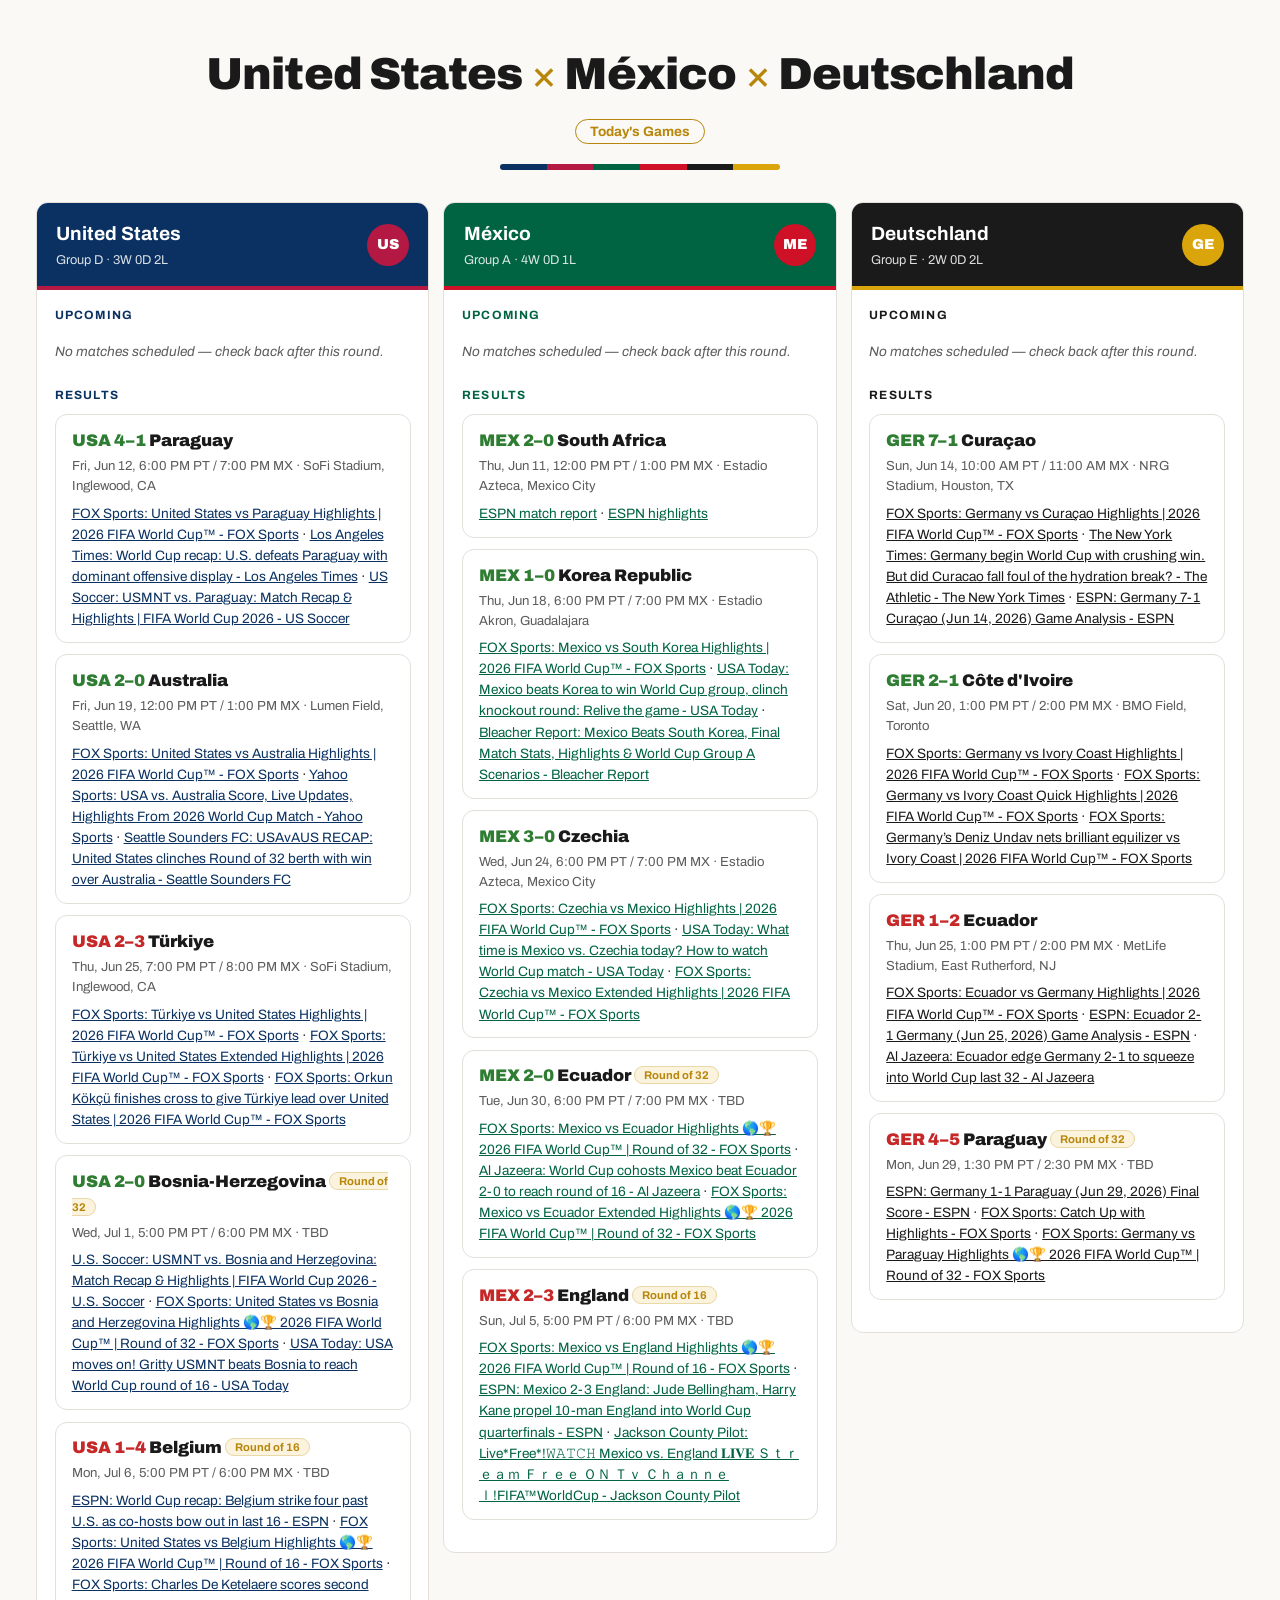
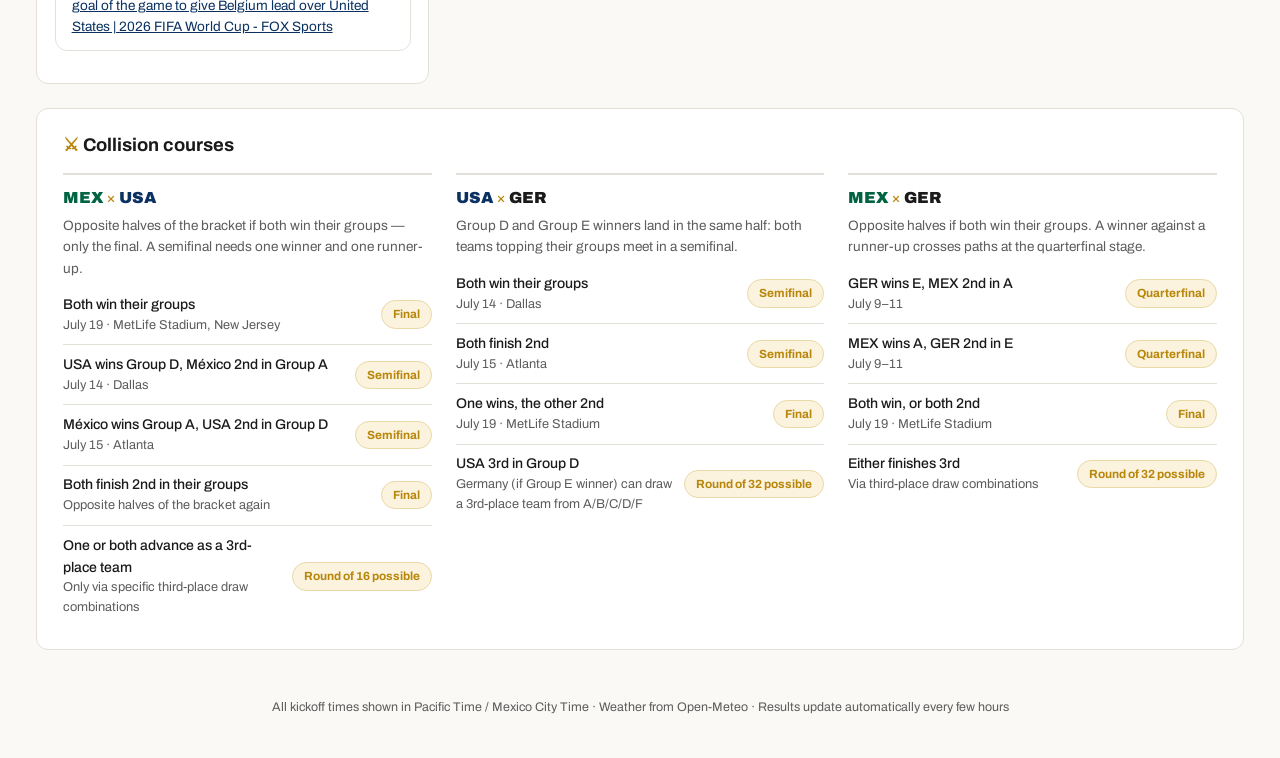
<file: index.html>
<!DOCTYPE html>
<html lang="en">
<head>
  <meta charset="UTF-8">
  <meta name="viewport" content="width=device-width, initial-scale=1.0">
  <title>México × USA × Deutschland · World Cup 2026</title>
  <link rel="icon" type="image/svg+xml" href="favicon.svg">
  <link rel="icon" type="image/png" sizes="32x32" href="favicon-32.png">
  <link rel="apple-touch-icon" href="apple-touch-icon.png">
  <link rel="preconnect" href="https://fonts.googleapis.com">
  <link href="https://fonts.googleapis.com/css2?family=Archivo:wght@400;500;700;900&display=swap" rel="stylesheet">
  <link rel="stylesheet" href="style.css">
</head>
<body>
  <header class="masthead">
    <div class="masthead-inner">
      <h1 id="masthead-title"></h1>
      <nav class="site-nav">
        <a href="today.html">Today's Games</a>
      </nav>
    </div>
    <div class="masthead-stripes" id="masthead-stripes"></div>
  </header>

  <main class="scarf" id="scarf"></main>

  <section class="collision" aria-label="Collision courses">
    <h2><span class="collision-icon" aria-hidden="true">⚔</span> Collision courses</h2>
    <div id="collision-pairs"></div>
  </section>

  <footer class="site-footer">
    <p>All kickoff times shown in Pacific Time / Mexico City Time · Weather from Open-Meteo · Results update automatically every few hours</p>
  </footer>

  <script src="app.js"></script>
</body>
</html>
</file>
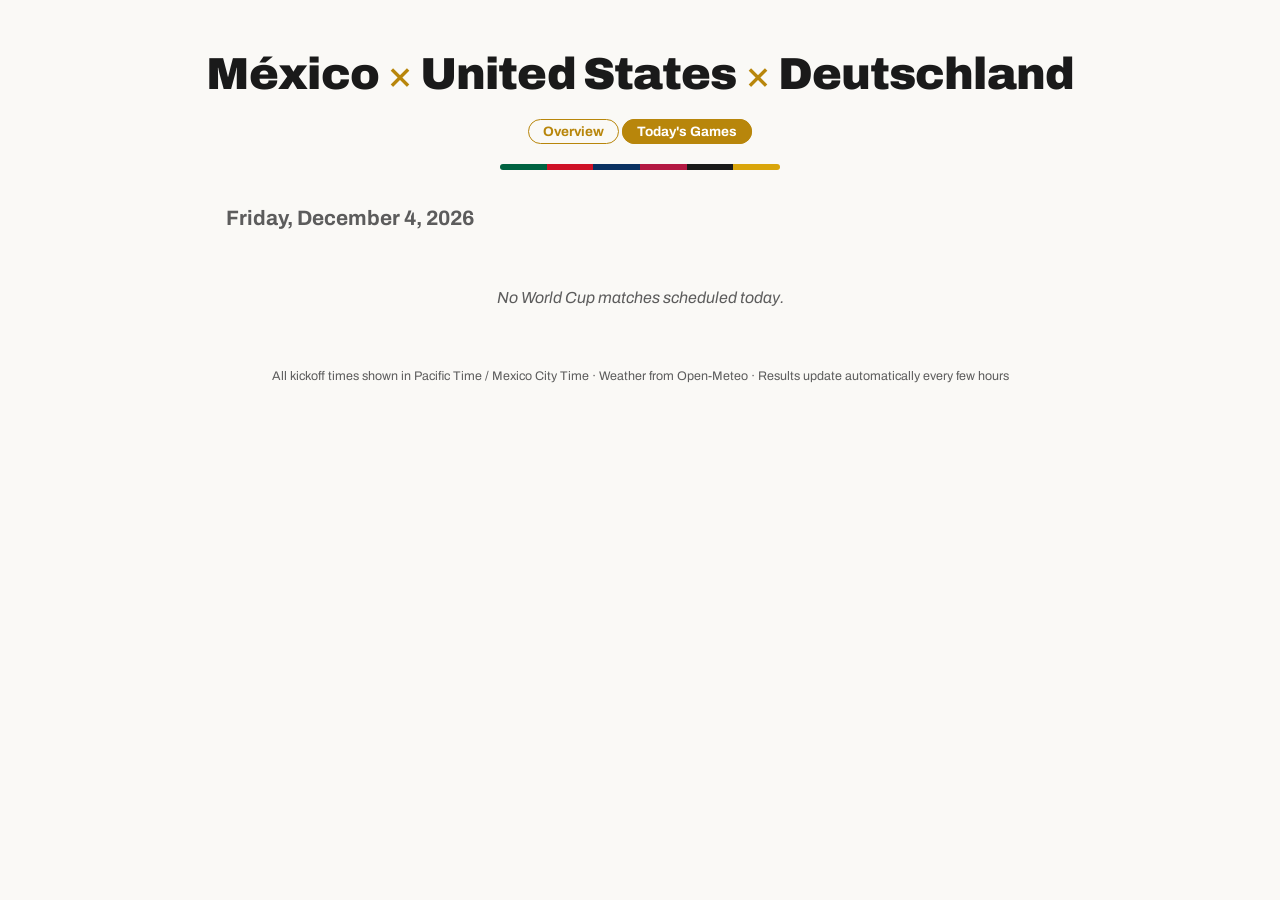
<file: today.html>
<!DOCTYPE html>
<html lang="en">
<head>
  <meta charset="UTF-8">
  <meta name="viewport" content="width=device-width, initial-scale=1.0">
  <title>Today's Games · World Cup 2026</title>
  <link rel="icon" type="image/svg+xml" href="favicon.svg">
  <link rel="icon" type="image/png" sizes="32x32" href="favicon-32.png">
  <link rel="apple-touch-icon" href="apple-touch-icon.png">
  <link rel="preconnect" href="https://fonts.googleapis.com">
  <link href="https://fonts.googleapis.com/css2?family=Archivo:wght@400;500;700;900&display=swap" rel="stylesheet">
  <link rel="stylesheet" href="style.css">
</head>
<body>
  <header class="masthead">
    <div class="masthead-inner">
      <h1 id="masthead-title"></h1>
      <nav class="site-nav">
        <a href="index.html">Overview</a>
        <a href="today.html" class="active">Today's Games</a>
      </nav>
    </div>
    <div class="masthead-stripes" id="masthead-stripes"></div>
  </header>

  <main class="today-main">
    <div class="today-header">
      <h2 id="today-date"></h2>
    </div>
    <div id="today-games" class="today-games"></div>
  </main>

  <footer class="site-footer">
    <p>All kickoff times shown in Pacific Time / Mexico City Time · Weather from Open-Meteo · Results update automatically every few hours</p>
  </footer>

  <script>
const WEATHER_CODES = {
  0: "Clear", 1: "Mostly clear", 2: "Partly cloudy", 3: "Overcast",
  45: "Fog", 48: "Fog", 51: "Light drizzle", 53: "Drizzle", 55: "Drizzle",
  61: "Light rain", 63: "Rain", 65: "Heavy rain", 66: "Freezing rain", 67: "Freezing rain",
  71: "Light snow", 73: "Snow", 75: "Heavy snow", 80: "Showers", 81: "Showers",
  82: "Heavy showers", 95: "Thunderstorms", 96: "Thunderstorms", 99: "Thunderstorms"
};

function fmtKickoff(iso) {
  const d = new Date(iso);
  const pt = d.toLocaleString("en-US", {
    weekday: "short", month: "short", day: "numeric",
    hour: "numeric", minute: "2-digit",
    timeZone: "America/Los_Angeles"
  });
  const mx = d.toLocaleString("en-US", {
    hour: "numeric", minute: "2-digit",
    timeZone: "America/Mexico_City"
  });
  return `${pt} PT / ${mx} MX`;
}

async function init() {
  const dataRes = await fetch("data.json");
  const data = await dataRes.json();

  // Render masthead
  const order = Object.keys(data.teams).sort((a, b) => (data.teams[a].order || 99) - (data.teams[b].order || 99));
  document.getElementById("masthead-title").innerHTML =
    order.map(k => data.teams[k].name).join(' <span class="x">×</span> ');
  const stripes = document.getElementById("masthead-stripes");
  for (const k of order) {
    const c = data.teams[k].colors;
    for (const color of [c.banner, c.trim]) {
      const s = document.createElement("span");
      s.className = "stripe";
      s.style.background = color;
      stripes.appendChild(s);
    }
  }

  document.getElementById("today-date").textContent = new Date().toLocaleDateString("en-US", {
    weekday: "long", month: "long", day: "numeric", year: "numeric",
    timeZone: "America/Los_Angeles"
  });

  const todayPT = new Date().toLocaleDateString("en-CA", { timeZone: "America/Los_Angeles" });
  const todayMatches = data.matches.filter(m =>
    new Date(m.kickoff).toLocaleDateString("en-CA", { timeZone: "America/Los_Angeles" }) === todayPT
  );

  // Other WC matches today (non-tracked teams)
  const otherMatches = (data.otherMatches || []).filter(m =>
    new Date(m.kickoff).toLocaleDateString("en-CA", { timeZone: "America/Los_Angeles" }) === todayPT
  );

  const container = document.getElementById("today-games");
  if (!todayMatches.length && !otherMatches.length) {
    container.innerHTML = `<p class="today-empty">No World Cup matches scheduled today.</p>`;
    return;
  }

  const now = new Date();
  const weatherTargets = [];

  for (const m of todayMatches) {
    const teamData = data.teams[m.team];
    const kickoff = new Date(m.kickoff);

    const isFinal = m.result != null;
    const isLive = !isFinal && kickoff <= now;

    // Score
    let scoreHtml = "";
    if (isFinal) {
      const note = m.result.note ? ` <span class="score-detail">(${m.result.note})</span>` : "";
      scoreHtml = `<div class="game-score">${teamData.name} <strong>${m.result.us}–${m.result.them}</strong> ${m.opponent}${note} <span class="score-detail">FT</span></div>`;
    }

    // TV
    const tvHtml = m.tv
      ? `<div class="game-tv"><span class="ico">📺</span> ${m.tv.english} (Eng) · ${m.tv.spanish} (Esp) · <span class="ico">▶</span> ${m.tv.streaming}</div>`
      : "";

    // Venue
    const venueHtml = m.venue
      ? `<div class="game-where"><span class="ico">📍</span> ${m.venue}${m.city ? ", " + m.city : ""}</div>`
      : "";

    // Weather (upcoming matches with coords only)
    let weatherHtml = "";
    if (!isFinal && !isLive && m.lat != null) {
      const wid = `${m.kickoff}|${m.lat}|${m.lon}`;
      weatherHtml = `<div class="game-weather"><span class="weather" data-id="${wid}"><span class="ico">☁</span> Loading forecast…</span></div>`;
      weatherTargets.push(m);
    }

    // watchNotes + links
    const watchNotesHtml = m.watchNotes ? `<p class="watch-notes">${m.watchNotes}</p>` : "";
    const linkItems = isFinal ? (m.articles || []) : (m.previews || []);
    const linksHtml = linkItems.length
      ? `<div class="game-links"><span class="preview-label">${isFinal ? "Reports:" : "Previews:"}</span> ${linkItems.map(l => `<a href="${l.url}" target="_blank" rel="noopener">${l.title}</a>`).join(" · ")}</div>`
      : "";

    // Stage + badge
    const stageHtml = m.stage ? `<span class="stage-tag">${m.stage}</span>` : "";
    const badgeClass = isFinal ? "badge-result" : isLive ? "badge-live" : "badge-upcoming";
    const badgeText = isFinal ? "Final" : isLive ? "Live" : "Upcoming";

    const card = document.createElement("div");
    card.className = "game-card game-card-tracked";
    card.innerHTML = `
      <div class="game-card-header" style="background:${teamData.colors.banner};border-bottom:4px solid ${teamData.colors.trim}">
        <div class="game-matchup">
          <span class="game-team">${teamData.name}</span>
          <span class="game-vs">vs</span>
          <span class="game-opp">${m.opponent}</span>
        </div>
        <div class="game-badge-row">${stageHtml}<span class="badge ${badgeClass}">${badgeText}</span></div>
      </div>
      <div class="game-card-body">
        ${scoreHtml}
        ${!isFinal ? `<div class="game-when"><span class="ico">🕐</span> ${fmtKickoff(m.kickoff)}</div>` : ""}
        ${venueHtml}
        ${tvHtml}
        ${weatherHtml}
        ${watchNotesHtml}
        ${linksHtml}
      </div>`;
    container.appendChild(card);
  }

  // ── Non-tracked WC matches ──
  for (const m of otherMatches) {
    const kickoff = new Date(m.kickoff);
    const isFinal = m.result != null;
    const isLive = !isFinal && kickoff <= now;

    let scoreHtml = "";
    if (isFinal) {
      const note = m.result.note ? ` <span class="score-detail">(${m.result.note})</span>` : "";
      scoreHtml = `<div class="game-score">${m.home} <strong>${m.result.home}–${m.result.away}</strong> ${m.away}${note} <span class="score-detail">FT</span></div>`;
    }

    const venueHtml = m.venue
      ? `<div class="game-where"><span class="ico">📍</span> ${m.venue}${m.city ? ", " + m.city : ""}</div>`
      : "";

    const badgeClass = isFinal ? "badge-result" : isLive ? "badge-live" : "badge-upcoming";
    const badgeText = isFinal ? "Final" : isLive ? "Live" : "Upcoming";

    const card = document.createElement("div");
    card.className = "game-card";
    card.innerHTML = `
      <div class="game-card-header" style="background:#1A1A1A;border-bottom:4px solid #555">
        <div class="game-matchup">
          <span class="game-team">${m.home}</span>
          <span class="game-vs">vs</span>
          <span class="game-opp">${m.away}</span>
        </div>
        <div class="game-badge-row"><span class="badge ${badgeClass}">${badgeText}</span></div>
      </div>
      <div class="game-card-body">
        ${scoreHtml}
        ${!isFinal ? `<div class="game-when"><span class="ico">🕐</span> ${fmtKickoff(m.kickoff)}</div>` : ""}
        ${venueHtml}
      </div>`;
    container.appendChild(card);
  }

  fetchWeather(weatherTargets);
}

async function fetchWeather(matches) {
  for (const m of matches) {
    const el = document.querySelector(`.weather[data-id="${m.kickoff}|${m.lat}|${m.lon}"]`);
    if (!el) continue;
    const kickoff = new Date(m.kickoff);
    if ((kickoff - new Date()) / 86400000 > 15) {
      el.innerHTML = `<span class="ico">☁</span> Forecast available closer to kickoff`;
      continue;
    }
    try {
      const dateStr = m.kickoff.slice(0, 10);
      const url = `https://api.open-meteo.com/v1/forecast?latitude=${m.lat}&longitude=${m.lon}` +
        `&hourly=temperature_2m,weather_code,precipitation_probability` +
        `&temperature_unit=fahrenheit&timezone=auto&start_date=${dateStr}&end_date=${dateStr}`;
      const resp = await fetch(url);
      const w = await resp.json();
      const hourLocal = new Date(kickoff.toLocaleString("en-US", { timeZone: w.timezone })).getHours();
      const i = Math.min(hourLocal, w.hourly.time.length - 1);
      const temp = Math.round(w.hourly.temperature_2m[i]);
      const cond = WEATHER_CODES[w.hourly.weather_code[i]] || "—";
      const rain = w.hourly.precipitation_probability?.[i];
      el.innerHTML = `<span class="ico">☁</span> ${temp}°F, ${cond}` + (rain != null ? ` · ${rain}% rain` : "");
    } catch {
      el.innerHTML = `<span class="ico">☁</span> Forecast unavailable`;
    }
  }
}

init();
  </script>
</body>
</html>
</file>
<file: style.css>
:root {
  --ink: #1A1A1A;
  --ink-soft: #5C5C5C;
  --paper: #FAF9F6;
  --card: #FFFFFF;
  --line: #E3E0DA;
  --gold: #B8860B;
  --radius: 12px;
}

* { box-sizing: border-box; margin: 0; padding: 0; }

body {
  font-family: "Archivo", -apple-system, sans-serif;
  background: var(--paper);
  color: var(--ink);
  line-height: 1.55;
}

.masthead { text-align: center; padding: 2.5rem 1rem 0; }
.masthead h1 { font-size: clamp(1.6rem, 4.5vw, 2.8rem); font-weight: 900; letter-spacing: -0.02em; }
.masthead .x { color: var(--gold); font-weight: 400; }
.site-nav { margin-top: 0.6rem; }
.site-nav a { font-size: 0.85rem; font-weight: 700; color: var(--gold); text-decoration: none; border: 1px solid var(--gold); border-radius: 999px; padding: 4px 14px; }
.site-nav a:hover { background: var(--gold); color: #fff; }
.site-nav a.active { background: var(--gold); color: #fff; }

.masthead-stripes { display: flex; height: 6px; max-width: 280px; margin: 1.25rem auto 0; border-radius: 3px; overflow: hidden; }
.stripe { flex: 1; }

.scarf {
  display: grid;
  gap: 14px;
  max-width: 1240px;
  margin: 2rem auto 0;
  padding: 0 1rem;
  align-items: start;
}

.team-col { background: var(--card); border: 1px solid var(--line); border-radius: var(--radius); overflow: hidden; }

.team-banner {
  display: flex; justify-content: space-between; align-items: center;
  padding: 1rem 1.2rem; color: #fff;
  background: var(--t-banner); border-bottom: 4px solid var(--t-trim);
}
.team-banner h2 { font-size: 1.2rem; font-weight: 700; }
.team-meta { font-size: 0.8rem; opacity: 0.85; margin-top: 2px; }
.crest {
  width: 42px; height: 42px; border-radius: 50%; flex-shrink: 0;
  display: flex; align-items: center; justify-content: center;
  font-weight: 900; font-size: 0.9rem; background: var(--t-trim); color: #fff;
}

.team-body { padding: 1rem 1.1rem 1.3rem; }
.section-label {
  font-size: 0.75rem; font-weight: 700; text-transform: uppercase;
  letter-spacing: 0.1em; margin: 1.1rem 0 0.6rem; color: var(--t-text);
}
.section-label:first-child { margin-top: 0; }

.match-card { border: 1px solid var(--line); border-radius: var(--radius); padding: 0.9rem 1rem; margin-bottom: 0.7rem; background: var(--card); }
.match-card.next { background: var(--t-light); border-color: var(--t-banner); }

.match-top { display: flex; justify-content: space-between; align-items: baseline; gap: 8px; }
.match-opp { font-weight: 700; font-size: 1rem; }
.badge { font-size: 0.72rem; font-weight: 700; padding: 3px 10px; border-radius: 999px; white-space: nowrap; }
.badge-soon { background: var(--t-trim); color: #fff; }
.badge-later { background: var(--paper); color: var(--ink-soft); border: 1px solid var(--line); }

.match-when { font-size: 0.85rem; color: var(--ink-soft); margin-top: 3px; }
.match-row { display: flex; flex-wrap: wrap; gap: 4px 14px; font-size: 0.82rem; color: var(--ink-soft); margin-top: 7px; }
.match-row .ico { opacity: 0.7; }
.watch-notes { font-size: 0.87rem; margin-top: 9px; padding-top: 9px; border-top: 1px dashed var(--line); }
.preview-links { font-size: 0.82rem; margin-top: 7px; line-height: 1.7; }
.preview-label { color: var(--ink-soft); font-weight: 700; font-size: 0.75rem; text-transform: uppercase; letter-spacing: 0.06em; }
.preview-links a, .result-articles a { color: var(--t-text); }

.result-card { border: 1px solid var(--line); border-radius: var(--radius); padding: 0.8rem 1rem; margin-bottom: 0.7rem; }
.result-score { font-weight: 900; font-size: 1.05rem; }
.result-score .win { color: #2E7D32; }
.result-score .loss { color: #C62828; }
.result-meta { font-size: 0.82rem; color: var(--ink-soft); margin-top: 2px; }
.result-note { font-size: 0.8rem; font-weight: 400; color: var(--ink-soft); }
.result-articles { margin-top: 6px; font-size: 0.85rem; }
.empty-note { font-size: 0.85rem; color: var(--ink-soft); font-style: italic; padding: 0.4rem 0; }

.collision { max-width: 1208px; margin: 1.5rem 1rem; padding: 1.4rem 1.6rem; background: var(--card); border: 1px solid var(--line); border-radius: var(--radius); }
@media (min-width: 1240px) { .collision { margin-left: auto; margin-right: auto; } }
.collision h2 { font-size: 1.15rem; font-weight: 700; margin-bottom: 0.3rem; }
.collision-icon { color: var(--gold); }

#collision-pairs { display: grid; grid-template-columns: repeat(auto-fit, minmax(300px, 1fr)); gap: 1.5rem; margin-top: 0.8rem; }
.pair-block { border-top: 2px solid var(--line); padding-top: 0.7rem; }
.pair-title { font-size: 1rem; font-weight: 900; }
.pair-title .x { color: var(--gold); font-weight: 400; }
.pair-summary { font-size: 0.85rem; color: var(--ink-soft); margin: 0.3rem 0 0.4rem; }

.scenario { display: flex; justify-content: space-between; align-items: center; gap: 12px; padding: 0.55rem 0; border-bottom: 1px solid var(--line); }
.scenario:last-child { border-bottom: none; }
.scenario-label { font-size: 0.88rem; font-weight: 500; }
.scenario-detail { font-size: 0.8rem; color: var(--ink-soft); }
.scenario-meeting { font-size: 0.74rem; font-weight: 700; padding: 4px 11px; border-radius: 999px; background: #FBF3DD; color: var(--gold); border: 1px solid #E8D9A8; white-space: nowrap; }
.scenario-eliminated { opacity: 0.45; }
.scenario-eliminated .scenario-label { text-decoration: line-through; }
.scenario-eliminated .scenario-meeting { background: var(--paper); color: var(--ink-soft); border-color: var(--line); }
.scenario-live .scenario-meeting { background: #E6F2ED; color: #006341; border-color: #006341; }
.scenario-live .scenario-label::after { content: " · live"; color: #006341; font-size: 0.78rem; font-weight: 700; }
.stage-tag { font-size: 0.7rem; font-weight: 700; padding: 2px 9px; border-radius: 999px; background: #FBF3DD; color: var(--gold); border: 1px solid #E8D9A8; vertical-align: 2px; }
.stage-tag-row { margin-bottom: 5px; }

.site-footer { text-align: center; padding: 1.5rem 1rem 2.5rem; font-size: 0.78rem; color: var(--ink-soft); }

@media (max-width: 900px) {
  .scarf { grid-template-columns: 1fr !important; }
}

/* Today's Games page */
.today-main { max-width: 860px; margin: 2rem auto 0; padding: 0 1rem; }
.today-header { margin-bottom: 1.25rem; }
.today-header h2 { font-size: 1.3rem; font-weight: 700; color: var(--ink-soft); }
.today-empty { font-size: 1rem; color: var(--ink-soft); font-style: italic; padding: 2rem 0; text-align: center; }
.today-games { display: flex; flex-direction: column; gap: 1.2rem; }

.game-card { background: var(--card); border: 1px solid var(--line); border-radius: var(--radius); overflow: hidden; }
.game-card-header { padding: 1rem 1.2rem; color: #fff; display: flex; justify-content: space-between; align-items: center; gap: 12px; flex-wrap: wrap; }
.game-matchup { display: flex; align-items: center; gap: 0.5rem; font-weight: 900; font-size: 1.15rem; }
.game-vs { font-weight: 400; opacity: 0.8; font-size: 0.95rem; }
.game-badge-row { display: flex; gap: 6px; align-items: center; }
.badge-result { background: rgba(255,255,255,0.25); color: #fff; border: 1px solid rgba(255,255,255,0.4); }
.badge-upcoming { background: rgba(255,255,255,0.15); color: #fff; border: 1px solid rgba(255,255,255,0.3); }
.badge-live { background: #C62828; color: #fff; border: 1px solid #C62828; animation: pulse 1.5s ease-in-out infinite; }
@keyframes pulse { 0%,100% { opacity:1; } 50% { opacity:0.65; } }

.game-card-body { padding: 1rem 1.2rem 1.2rem; display: flex; flex-direction: column; gap: 6px; }
.game-score { font-weight: 900; font-size: 1.1rem; margin-bottom: 4px; }
.game-when, .game-where, .game-tv, .game-weather { font-size: 0.85rem; color: var(--ink-soft); }
.score-detail { font-size: 0.8rem; font-weight: 400; color: var(--ink-soft); margin-left: 4px; }
.game-links { font-size: 0.82rem; margin-top: 4px; line-height: 1.7; }
.game-links a { color: var(--gold); }
</file>
